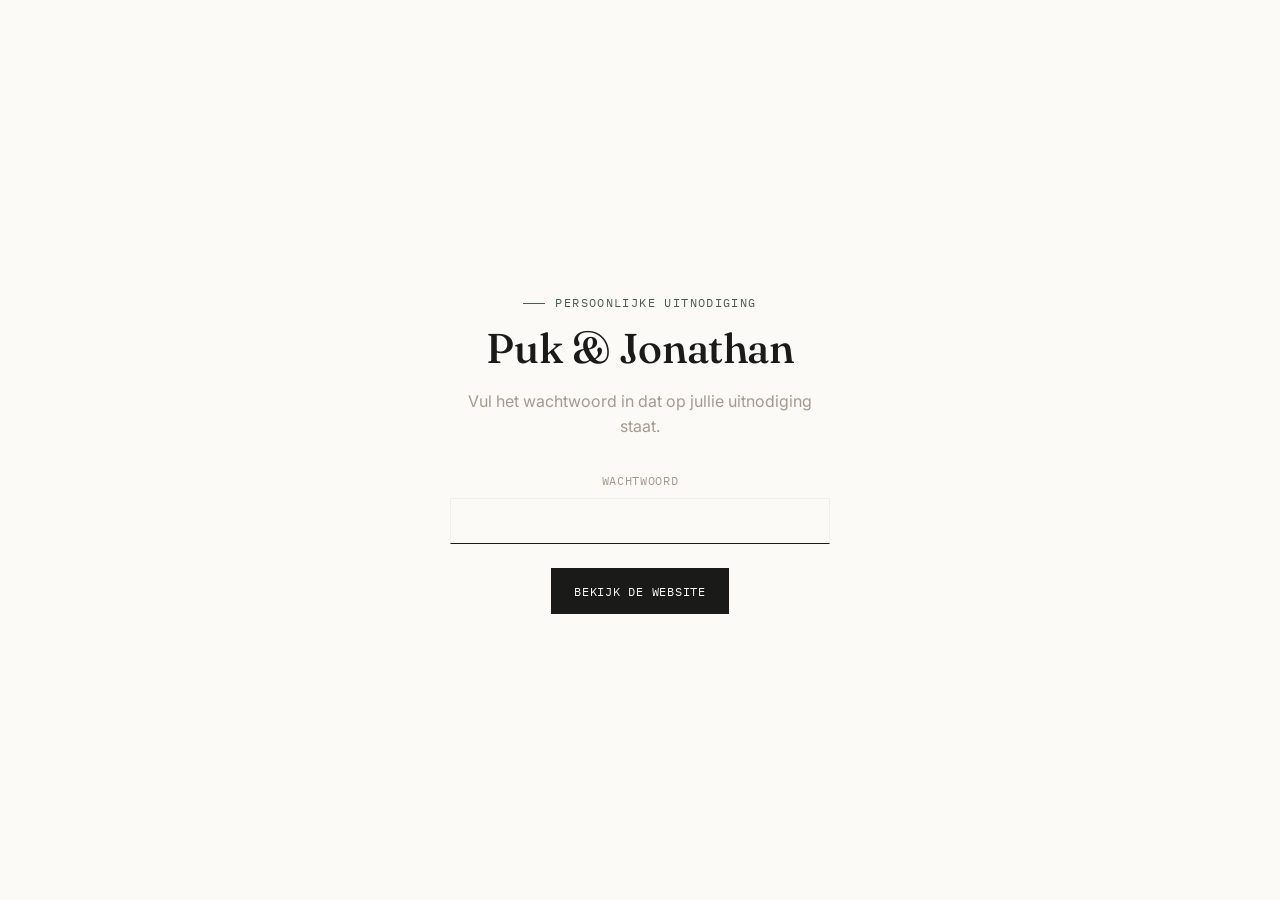
<file: index.html>
<!DOCTYPE html>
<html lang="nl">
<head>
<meta charset="UTF-8">
<meta name="viewport" content="width=device-width, initial-scale=1.0">
<title>Puk & Jonathan — 25 juni 2027</title>
<meta name="robots" content="noindex, nofollow">
<link rel="stylesheet" href="css/style.css">
<script src="js/config.js" defer></script>
</head>
<body>

<!-- ============ WACHTWOORDHEK ============ -->
<!-- Dit blok is zichtbaar zolang de site nog niet ontgrendeld is. -->
<div class="gate" id="gate">
  <div class="gate-box">
    <p class="eyebrow">Persoonlijke uitnodiging</p>
    <h1 style="font-size: clamp(1.8rem, 5vw, 2.6rem);">Puk &amp; Jonathan</h1>
    <p class="muted">Vul het wachtwoord in dat op jullie uitnodiging staat.</p>
    <form id="gate-form">
      <label for="gate-password">Wachtwoord</label>
      <input type="password" id="gate-password" autocomplete="off" required>
      <p class="gate-error" id="gate-error">Dat wachtwoord klopt niet — check jullie uitnodigingskaart.</p>
      <button type="submit" class="btn">Bekijk de website</button>
    </form>
  </div>
</div>

<!-- ============ SITE (verborgen tot ontgrendeld) ============ -->
<div id="site" style="display:none;">

  <nav class="nav">
    <div class="nav-inner">
      <a href="index.html" class="nav-names">P &amp; J</a>
      <div class="nav-links">
        <a href="index.html" aria-current="page">Home</a>
        <a href="verhaal.html">Ons verhaal</a>
        <a href="programma.html">Programma</a>
        <a href="locatie.html">Locatie</a>
        <a href="handig.html">Handig</a>
        <a href="galerij.html">Foto's</a>
        <a href="rsvp.html">RSVP</a>
      </div>
    </div>
  </nav>

  <header class="hero-photo-wrap">
  <img src="images/hero.jpg" alt="Puk en Jonathan op het strand" class="hero-bg">
  <div class="hero-overlay"></div>
  <div class="hero-content wrap">
    <p class="eyebrow">Wij gaan trouwen</p>
    <h1>Puk<br>&amp; Jonathan</h1>
    <p class="date-line" id="countdown">nog ... dagen</p>
    <p style="margin-top: 40px; max-width: 40ch;">
      25 juni 2027 — en we zouden het geweldig vinden als jij erbij bent.
      Hieronder vind je alles wat je moet weten: ons verhaal, het programma,
      de locatie en hoe je je kunt aanmelden.
    </p>
    <div style="margin-top: 32px;">
      <a href="rsvp.html" class="btn">Meld je aan</a>
    </div>
    </div>
</header>

  <section class="section wrap">
    <p class="eyebrow">Snel naar</p>
    <div class="grid-2">
      <a href="verhaal.html" class="card" style="text-decoration:none;">
        <h3>Ons verhaal</h3>
        <p class="muted">Hoe het begon, en hoe we hier kwamen.</p>
      </a>
      <a href="programma.html" class="card" style="text-decoration:none;">
        <h3>Programma</h3>
        <p class="muted">Het tijdschema van de dag.</p>
      </a>
      <a href="locatie.html" class="card" style="text-decoration:none;">
        <h3>Locatie</h3>
        <p class="muted">Adres, parkeren, overnachten.</p>
      </a>
      <a href="handig.html" class="card" style="text-decoration:none;">
        <h3>Handig</h3>
        <p class="muted">Praktische informatie.</p>
      </a>
    </div>
  </section>

  <footer class="footer">Puk &amp; Jonathan · 25 juni 2027</footer>
</div>

<script>
  document.addEventListener("DOMContentLoaded", () => {
    const gate = document.getElementById("gate");
    const site = document.getElementById("site");
    const form = document.getElementById("gate-form");
    const errorMsg = document.getElementById("gate-error");

    function showSite() {
      gate.style.display = "none";
      site.style.display = "block";
      applyGuestVisibility();
      startCountdown();
    }

    // Als deze sessie al ontgrendeld is, meteen door.
    if (isUnlocked() && getGuestType()) {
      showSite();
    }

    form.addEventListener("submit", (e) => {
      e.preventDefault();
      const value = document.getElementById("gate-password").value.trim().toLowerCase();

      if (value === SITE_CONFIG.passwords.dag.toLowerCase()) {
        setGuestType("dag");
        unlock();
        showSite();
      } else if (value === SITE_CONFIG.passwords.avond.toLowerCase()) {
        setGuestType("avond");
        unlock();
        showSite();
      } else {
        errorMsg.classList.add("show");
      }
    });
  });
</script>

</body>
</html>
</file>
<file: css/style.css>
/* ==========================================================================
   Bruiloft website — design system
   --------------------------------------------------------------------------
   Concept: "De Draad" (the thread). Eén dunne verticale lijn loopt door de
   site heen en verbindt alle onderdelen — jullie verhaal, het programma,
   de locatie — als beeld van het pad dat jullie samen lopen. Op de
   programma-pagina wordt diezelfde lijn letterlijk de tijdlijn.

   Palet:
     --ink       #1A1A18   hoofdtekst / donker
     --paper     #FBFAF7   achtergrond
     --thread    #4B5D52   salie/bosgroen — de enige accentkleur
     --muted     #A39C8E   subtiele tekst, randen
     --paper-2   #F1EFE9   lichte vlakken (kaarten, secties)

   Typografie:
     Display: "Fraunces"      — koppen, met karakter, terughoudend gebruikt
     Body:    "Inter"         — lopende tekst
     Utility: "IBM Plex Mono" — cijfers, data, labels (eyebrows)
   ========================================================================== */

@import url('https://fonts.googleapis.com/css2?family=Fraunces:opsz,wght@9..144,400;9..144,500;9..144,600&family=Inter:wght@400;500;600&family=IBM+Plex+Mono:wght@400;500&display=swap');

:root {
  --ink: #1A1A18;
  --paper: #FBFAF7;
  --paper-2: #F1EFE9;
  --thread: #4B5D52;
  --thread-soft: #4B5D521a;
  --muted: #A39C8E;

  --font-display: "Fraunces", serif;
  --font-body: "Inter", sans-serif;
  --font-mono: "IBM Plex Mono", monospace;

  --max-w: 780px;
  --edge: clamp(24px, 6vw, 64px);
}

* { box-sizing: border-box; }

html {
  scroll-behavior: smooth;
}

@media (prefers-reduced-motion: reduce) {
  html { scroll-behavior: auto; }
  * { animation-duration: 0.001ms !important; transition-duration: 0.001ms !important; }
}

body {
  margin: 0;
  background: var(--paper);
  color: var(--ink);
  font-family: var(--font-body);
  font-size: 16px;
  line-height: 1.6;
  -webkit-font-smoothing: antialiased;
}

a {
  color: inherit;
}

img {
  max-width: 100%;
  display: block;
}

::selection {
  background: var(--thread);
  color: var(--paper);
}

:focus-visible {
  outline: 2px solid var(--thread);
  outline-offset: 3px;
}

/* ---- Typography helpers ---- */

h1, h2, h3 {
  font-family: var(--font-display);
  font-weight: 500;
  line-height: 1.1;
  margin: 0 0 0.4em;
  letter-spacing: -0.01em;
}

h1 { font-size: clamp(2.4rem, 7vw, 4.4rem); font-optical-sizing: auto; }
h2 { font-size: clamp(1.7rem, 4vw, 2.4rem); }
h3 { font-size: clamp(1.2rem, 2.5vw, 1.5rem); font-weight: 600; }

p { margin: 0 0 1em; color: var(--ink); }

.eyebrow {
  font-family: var(--font-mono);
  font-size: 0.72rem;
  letter-spacing: 0.12em;
  text-transform: uppercase;
  color: var(--thread);
  display: inline-flex;
  align-items: center;
  gap: 10px;
  margin-bottom: 14px;
}

.eyebrow::before {
  content: "";
  width: 22px;
  height: 1px;
  background: var(--thread);
  display: inline-block;
}

.muted { color: var(--muted); }

/* ---- Layout ---- */

.wrap {
  max-width: var(--max-w);
  margin: 0 auto;
  padding: 0 var(--edge);
}

.section {
  padding-top: 96px;
  padding-bottom: 96px;
  position: relative;
}

.section + .section {
  border-top: 1px solid var(--paper-2);
}

/* De Draad: verticale lijn, geactiveerd per pagina met .has-thread */
.has-thread .section {
  position: relative;
}

.has-thread .section::before {
  content: "";
  position: absolute;
  left: 0;
  top: 0;
  bottom: 0;
  width: 1px;
  background: linear-gradient(var(--thread-soft), var(--thread) 20%, var(--thread) 80%, var(--thread-soft));
  opacity: 0.5;
}

@media (max-width: 640px) {
  .has-thread .section::before { display: none; }
}

/* ---- Nav ---- */

.nav {
  position: sticky;
  top: 0;
  z-index: 50;
  background: color-mix(in srgb, var(--paper) 92%, transparent);
  backdrop-filter: blur(6px);
  border-bottom: 1px solid var(--paper-2);
}

.nav-inner {
  max-width: var(--max-w);
  margin: 0 auto;
  padding: 20px var(--edge);
  display: flex;
  align-items: center;
  justify-content: space-between;
  gap: 24px;
}

.nav-names {
  font-family: var(--font-display);
  font-size: 1.05rem;
  text-decoration: none;
  white-space: nowrap;
}

.nav-links {
  display: flex;
  gap: clamp(12px, 2.5vw, 28px);
  flex-wrap: wrap;
  font-family: var(--font-mono);
  font-size: 0.72rem;
  letter-spacing: 0.06em;
  text-transform: uppercase;
}

.nav-links a {
  text-decoration: none;
  color: var(--muted);
  border-bottom: 1px solid transparent;
  padding-bottom: 2px;
  transition: color 0.2s ease, border-color 0.2s ease;
}

.nav-links a:hover,
.nav-links a[aria-current="page"] {
  color: var(--ink);
  border-color: var(--thread);
}

/* ---- Buttons & form fields ---- */

.btn {
  display: inline-flex;
  align-items: center;
  gap: 10px;
  font-family: var(--font-mono);
  font-size: 0.78rem;
  letter-spacing: 0.06em;
  text-transform: uppercase;
  text-decoration: none;
  color: var(--paper);
  background: var(--ink);
  border: 1px solid var(--ink);
  padding: 14px 22px;
  cursor: pointer;
  transition: background 0.2s ease, color 0.2s ease;
}

.btn:hover { background: var(--thread); border-color: var(--thread); }

.btn-outline {
  background: transparent;
  color: var(--ink);
  border: 1px solid var(--ink);
}

.btn-outline:hover { color: var(--paper); }

label {
  display: block;
  font-family: var(--font-mono);
  font-size: 0.72rem;
  letter-spacing: 0.06em;
  text-transform: uppercase;
  color: var(--muted);
  margin-bottom: 8px;
}

input, select, textarea {
  width: 100%;
  font-family: var(--font-body);
  font-size: 1rem;
  color: var(--ink);
  background: var(--paper);
  border: 1px solid var(--paper-2);
  border-bottom: 1px solid var(--ink);
  padding: 12px 4px;
  margin-bottom: 24px;
}

input:focus, select:focus, textarea:focus {
  outline: none;
  border-bottom-color: var(--thread);
}

fieldset {
  border: none;
  padding: 0;
  margin: 0 0 24px;
}

/* ---- Cards / grid ---- */

.grid-2 {
  display: grid;
  grid-template-columns: 1fr 1fr;
  gap: 32px;
}

@media (max-width: 640px) {
  .grid-2 { grid-template-columns: 1fr; }
}

.card {
  background: var(--paper-2);
  padding: 28px;
}

/* ---- Hero ---- */

.hero {
  min-height: 88vh;
  display: flex;
  flex-direction: column;
  justify-content: center;
  padding-top: 120px;
  padding-bottom: 80px;
}

.hero-photo {
  margin: 0;
  width: 100%;
  aspect-ratio: 16 / 9;
  overflow: hidden;
  background: var(--paper-2);
}

.hero-photo img {
  width: 100%;
  height: 100%;
  object-fit: cover;
  object-position: center;
  display: block;
}

.hero-photo-caption {
  padding: 20px var(--edge) 0;
}

.hero .date-line {
  font-family: var(--font-mono);
  font-size: 0.85rem;
  letter-spacing: 0.08em;
  color: var(--thread);
  margin-top: 18px;
}

.hero-photo-wrap {
  position: relative;
  min-height: 92vh;
  display: flex;
  align-items: flex-start;
  padding-top: 120px;
  padding-bottom: 64px;
  overflow: hidden;
}

.hero-bg {
  position: absolute;
  inset: 0;
  width: 100%;
  height: 100%;
  object-fit: cover;
  object-position: center 40%;
  z-index: 0;
}

.hero-overlay {
  position: absolute;
  inset: 0;
  z-index: 1;
  background: linear-gradient(
    to bottom,
    rgba(251, 250, 247, 0.8) 0%,
    rgba(251, 250, 247, 0.55) 32%,
    rgba(251, 250, 247, 0.32) 58%,
    rgba(251, 250, 247, 0.32) 100%
  );
}

.hero-content {
  position: relative;
  z-index: 2;
}

.hero-content h1,
.hero-content .date-line,
.hero-content p {
  text-shadow: 0 2px 24px rgba(251, 250, 247, 0.95), 0 1px 3px rgba(251, 250, 247, 0.9);
}

.hero-overlay {
  position: absolute;
  inset: 0;
  z-index: 1;
  background: linear-gradient(
    to bottom,
    rgba(251, 250, 247, 0.72) 0%,
    rgba(251, 250, 247, 0.6) 45%,
    rgba(251, 250, 247, 0.4) 75%,
    rgba(251, 250, 247, 0.22) 100%
  );
}

@media (max-width: 640px) {
  .hero-photo-wrap { min-height: 70vh; padding-top: 100px; }
}

/* ---- Timeline (programma) ---- */

.timeline {
  list-style: none;
  margin: 0;
  padding: 0;
}

.timeline-item {
  position: relative;
  padding: 0 0 48px 44px;
}

.timeline-item::before {
  content: "";
  position: absolute;
  left: 6px;
  top: 6px;
  width: 9px;
  height: 9px;
  border-radius: 50%;
  background: var(--thread);
}

.timeline-item::after {
  content: "";
  position: absolute;
  left: 10px;
  top: 16px;
  bottom: -8px;
  width: 1px;
  background: var(--paper-2);
}

.timeline-item:last-child::after { display: none; }

.timeline-time {
  font-family: var(--font-mono);
  font-size: 0.78rem;
  color: var(--thread);
  margin-bottom: 4px;
  display: block;
}

/* ---- Gallery ---- */

.gallery {
  display: grid;
  grid-template-columns: repeat(3, 1fr);
  gap: 8px;
}

.gallery > div {
  aspect-ratio: 4 / 5;
  background: var(--paper-2);
  display: flex;
  align-items: center;
  justify-content: center;
  font-family: var(--font-mono);
  font-size: 0.7rem;
  color: var(--muted);
  text-align: center;
  padding: 8px;
}

@media (max-width: 640px) {
  .gallery { grid-template-columns: repeat(2, 1fr); }
}

/* ---- Password gate ---- */

.gate {
  min-height: 100vh;
  display: flex;
  align-items: center;
  justify-content: center;
  padding: var(--edge);
}

.gate-box {
  max-width: 380px;
  width: 100%;
  text-align: center;
}

.gate-box form {
  margin-top: 32px;
}

.gate-error {
  color: #A13B2A;
  font-family: var(--font-mono);
  font-size: 0.78rem;
  margin-top: -12px;
  margin-bottom: 20px;
  display: none;
}

.gate-error.show { display: block; }

/* ---- Guest-type toggle ---- */

.guest-toggle {
  display: flex;
  gap: 12px;
  margin-bottom: 24px;
  flex-wrap: wrap;
}

.guest-toggle button {
  flex: 1;
  min-width: 140px;
}

/* Zichtbaarheid op basis van gastentype, gestuurd via js/main.js */
[data-guest] { display: none; }
[data-guest].is-visible { display: block; }

/* ---- Footer ---- */

.footer {
  padding: 48px var(--edge) 64px;
  text-align: center;
  font-family: var(--font-mono);
  font-size: 0.72rem;
  color: var(--muted);
  letter-spacing: 0.04em;
}
</file>
